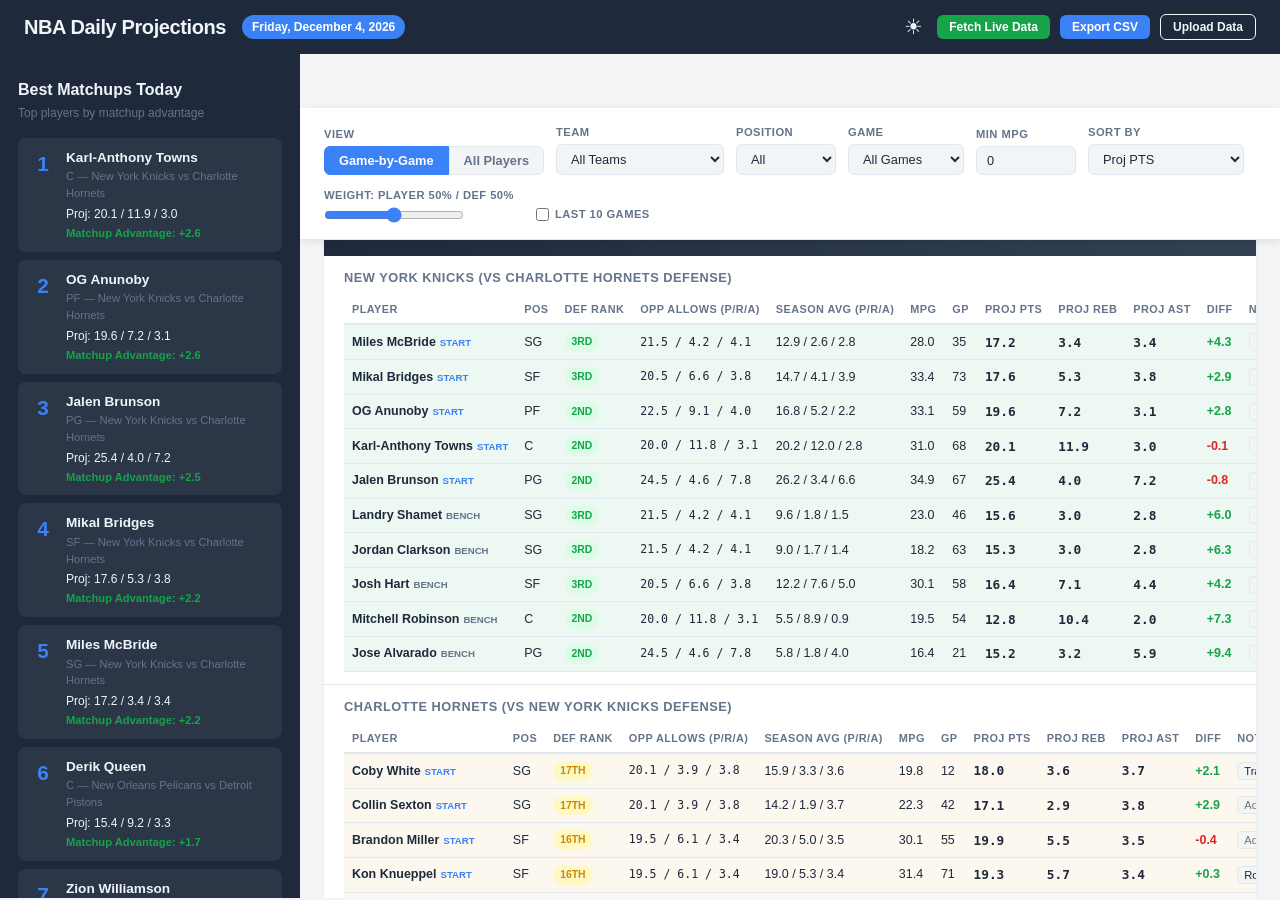
<file: index.html>
<!DOCTYPE html>
<html lang="en" data-theme="light">
<head>
  <meta charset="UTF-8">
  <meta name="viewport" content="width=device-width, initial-scale=1.0">
  <title>NBA Daily Projections</title>
  <link rel="stylesheet" href="style.css">
</head>
<body>
  <!-- ====== TOP NAV ====== -->
  <header class="top-bar">
    <div class="top-bar-left">
      <h1 class="logo">NBA Daily Projections</h1>
      <span class="date-badge" id="todayDate"></span>
    </div>
    <div class="top-bar-right">
      <button id="darkToggle" class="icon-btn" title="Toggle dark mode">
        <span class="sun-icon">&#9728;</span>
        <span class="moon-icon">&#9790;</span>
      </button>
      <button id="fetchApiBtn" class="btn btn-sm btn-green">Fetch Live Data</button>
      <button id="exportBtn" class="btn btn-sm">Export CSV</button>
      <button id="uploadBtn" class="btn btn-sm btn-outline">Upload Data</button>
      <input type="file" id="fileInput" accept=".json,.csv" hidden>
    </div>
  </header>

  <div class="layout">
    <!-- ====== SIDEBAR — Best Matchups ====== -->
    <aside class="sidebar" id="sidebar">
      <h2 class="sidebar-title">Best Matchups Today</h2>
      <p class="sidebar-subtitle">Top players by matchup advantage</p>
      <div id="topPicks" class="top-picks-list"></div>
    </aside>

    <!-- ====== MAIN CONTENT ====== -->
    <main class="main">
      <!-- ---- Controls ---- -->
      <section class="controls-bar">
        <div class="control-group">
          <label>View</label>
          <div class="tab-group">
            <button class="tab active" data-view="games">Game-by-Game</button>
            <button class="tab" data-view="all">All Players</button>
          </div>
        </div>

        <div class="control-group">
          <label for="filterTeam">Team</label>
          <select id="filterTeam"><option value="">All Teams</option></select>
        </div>

        <div class="control-group">
          <label for="filterPos">Position</label>
          <select id="filterPos">
            <option value="">All</option>
            <option value="PG">PG</option>
            <option value="SG">SG</option>
            <option value="SF">SF</option>
            <option value="PF">PF</option>
            <option value="C">C</option>
          </select>
        </div>

        <div class="control-group">
          <label for="filterGame">Game</label>
          <select id="filterGame"><option value="">All Games</option></select>
        </div>

        <div class="control-group">
          <label for="minMinutes">Min MPG</label>
          <input type="number" id="minMinutes" value="0" min="0" max="48" step="1">
        </div>

        <div class="control-group">
          <label for="sortBy">Sort By</label>
          <select id="sortBy">
            <option value="projPts">Proj PTS</option>
            <option value="projReb">Proj REB</option>
            <option value="projAst">Proj AST</option>
            <option value="diff">Matchup Advantage</option>
            <option value="pts">Season PTS</option>
          </select>
        </div>

        <div class="control-group weight-slider-group">
          <label for="weightSlider">Weight: Player <span id="weightLabel">50</span>% / Def <span id="weightLabelDef">50</span>%</label>
          <input type="range" id="weightSlider" min="0" max="100" value="50" step="5">
        </div>

        <div class="control-group">
          <label class="checkbox-label">
            <input type="checkbox" id="useL10"> Last 10 Games
          </label>
        </div>
      </section>

      <!-- ---- Game-by-Game View ---- -->
      <div id="gamesView"></div>

      <!-- ---- All Players Table View ---- -->
      <div id="allView" class="hidden"></div>
    </main>
  </div>

  <!-- ====== API Settings Modal ====== -->
  <div class="modal-backdrop hidden" id="apiModalBackdrop">
    <div class="modal">
      <h3>Fetch Live NBA Data</h3>
      <p>Enter your free <a href="https://app.balldontlie.io" target="_blank" rel="noopener">BallDontLie API</a> key to pull today's real games and rosters.</p>
      <div class="api-tier-note">
        <strong>Free tier</strong> fetches: today's schedule + team rosters.<br>
        <strong>Player stats &amp; defense data</strong> use built-in sample data (upload your own via the Upload button for real stats).<br>
        <span class="api-tier-dim">Paid tiers ($10-$40/mo) unlock live season averages &amp; game stats.</span>
      </div>
      <div class="api-form">
        <label for="apiKeyInput" class="api-label">API Key</label>
        <input type="text" id="apiKeyInput" class="api-input" placeholder="Paste your API key here..." />
        <p class="api-hint">Free signup at <a href="https://app.balldontlie.io" target="_blank" rel="noopener">app.balldontlie.io</a> &mdash; no credit card required.</p>
        <div id="apiStatus" class="api-status hidden"></div>
        <div class="api-options">
          <label for="apiDate" class="api-label">Date (optional)</label>
          <input type="date" id="apiDate" class="api-input" />
          <p class="api-hint">Leave blank for today's games.</p>
        </div>
        <p class="api-hint" style="margin-top:8px;color:var(--yellow);">Note: Free tier allows 5 requests/min. Fetching may take 1-2 minutes due to pacing.</p>
      </div>
      <div class="modal-actions">
        <button class="btn btn-sm btn-outline" id="apiModalClose">Cancel</button>
        <button class="btn btn-sm btn-green" id="apiFetchGo">Fetch Data</button>
      </div>
    </div>
  </div>

  <!-- ====== Upload Modal ====== -->
  <div class="modal-backdrop hidden" id="modalBackdrop">
    <div class="modal">
      <h3>Upload Data</h3>
      <p>Upload a JSON file with <code>games</code>, <code>players</code>, and/or <code>defense</code> keys to override the built-in sample data.</p>
      <div class="upload-zone" id="dropZone">
        <p>Drag &amp; drop a .json file here or click to browse</p>
      </div>
      <div class="modal-actions">
        <button class="btn btn-sm btn-outline" id="modalClose">Cancel</button>
      </div>
    </div>
  </div>

  <script src="data.js?v=5"></script>
  <script src="api.js?v=5"></script>
  <script src="app.js?v=5"></script>
</body>
</html>
</file>
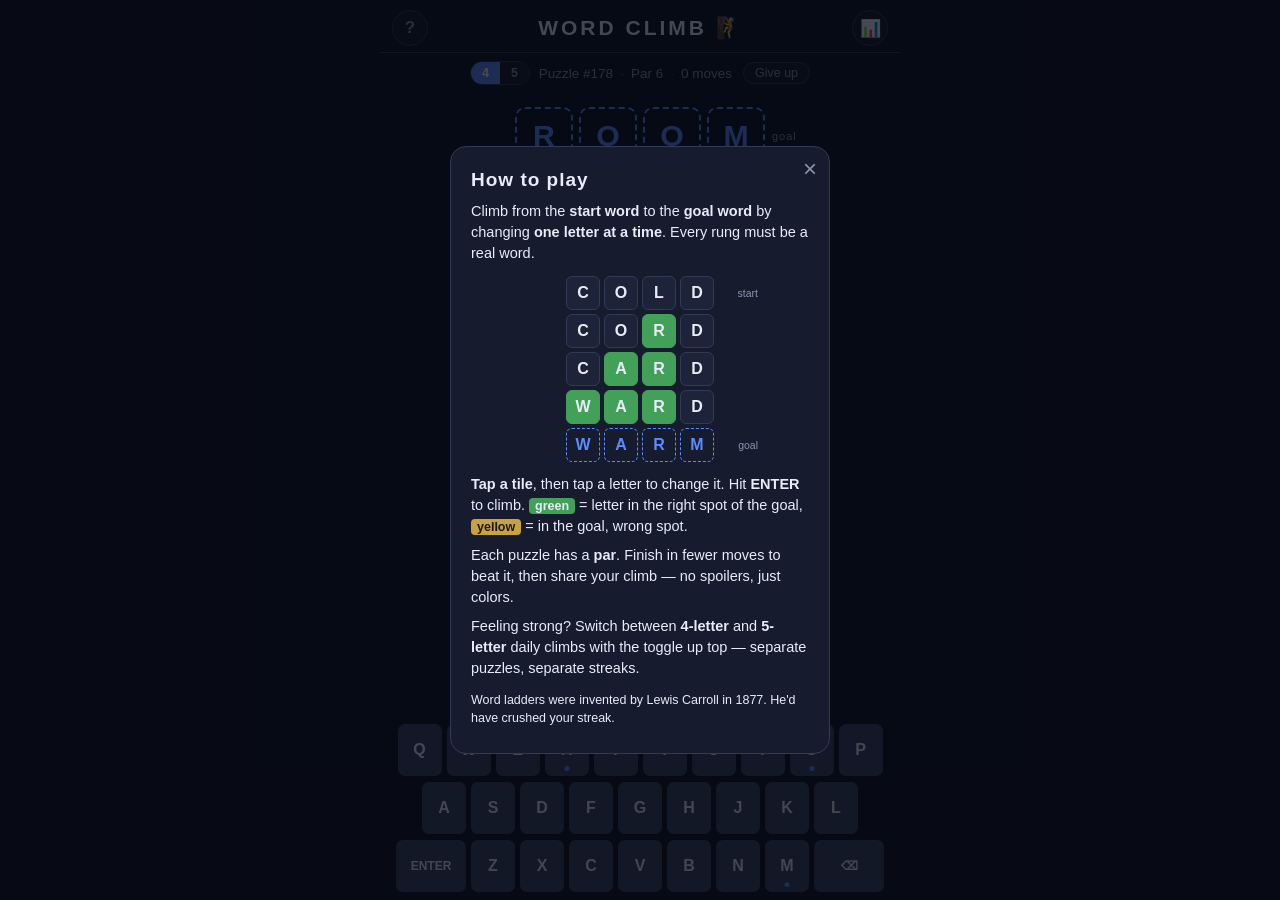
<file: word-climb/index.html>
<!DOCTYPE html>
<html lang="en">
<head>
  <meta charset="UTF-8">
  <meta name="viewport" content="width=device-width, initial-scale=1.0, maximum-scale=1.0, user-scalable=no, viewport-fit=cover">
  <meta name="theme-color" content="#0e1220">
  <meta name="apple-mobile-web-app-capable" content="yes">
  <meta name="apple-mobile-web-app-status-bar-style" content="black-translucent">
  <meta name="description" content="Word Climb — the daily word ladder. Change one letter at a time to climb from the start word to the goal. Beat par, share your chain.">
  <title>Word Climb 🧗</title>
  <link rel="icon" href="data:image/svg+xml,<svg xmlns='http://www.w3.org/2000/svg' viewBox='0 0 100 100'><text y='.9em' font-size='90'>🧗</text></svg>">
  <link rel="manifest" href="manifest.webmanifest">
  <link rel="stylesheet" href="style.css">
</head>
<body>
  <div id="app">
    <header>
      <button class="icon-btn" id="btn-help" aria-label="How to play">?</button>
      <h1>WORD&nbsp;CLIMB&nbsp;<span class="climber">🧗</span></h1>
      <button class="icon-btn" id="btn-stats" aria-label="Statistics">📊</button>
    </header>

    <div id="subheader">
      <div id="len-toggle" aria-label="Word length">
        <button data-len="4">4</button>
        <button data-len="5">5</button>
      </div>
      <span id="puzzle-label">Puzzle #1</span>
      <span class="dot">·</span>
      <span id="par-label">Par 5</span>
      <span class="dot">·</span>
      <span id="moves-label">0 moves</span>
      <button id="btn-results" class="pill hidden">Results</button>
      <button id="btn-giveup" class="pill subtle">Give up</button>
    </div>

    <main id="ladder" aria-live="polite"></main>

    <div id="toast" class="hidden"></div>

    <div id="keyboard"></div>
  </div>

  <!-- How to play -->
  <div class="modal-backdrop hidden" id="modal-help">
    <div class="modal">
      <button class="modal-close" data-close>×</button>
      <h2>How to play</h2>
      <p>Climb from the <b>start word</b> to the <b>goal word</b> by changing
        <b>one letter at a time</b>. Every rung must be a real word.</p>
      <div class="example">
        <div class="ex-row"><span class="ex t">W</span><span class="ex t">A</span><span class="ex t">R</span><span class="ex t">M</span><span class="ex-tag">goal</span></div>
        <div class="ex-row"><span class="ex g">W</span><span class="ex g">A</span><span class="ex g">R</span><span class="ex n">D</span></div>
        <div class="ex-row"><span class="ex n">C</span><span class="ex g">A</span><span class="ex g">R</span><span class="ex n">D</span></div>
        <div class="ex-row"><span class="ex n">C</span><span class="ex n">O</span><span class="ex g">R</span><span class="ex n">D</span></div>
        <div class="ex-row"><span class="ex n">C</span><span class="ex n">O</span><span class="ex n">L</span><span class="ex n">D</span><span class="ex-tag">start</span></div>
      </div>
      <p><b>Tap a tile</b>, then tap a letter to change it. Hit <b>ENTER</b> to climb.
        <span class="kg">green</span> = letter in the right spot of the goal,
        <span class="ky">yellow</span> = in the goal, wrong spot.</p>
      <p>Each puzzle has a <b>par</b>. Finish in fewer moves to beat it, then share
        your climb — no spoilers, just colors.</p>
      <p>Feeling strong? Switch between <b>4-letter</b> and <b>5-letter</b> daily
        climbs with the toggle up top — separate puzzles, separate streaks.</p>
      <p class="fineprint">Word ladders were invented by Lewis Carroll in 1877.
        He'd have crushed your streak.</p>
    </div>
  </div>

  <!-- Stats -->
  <div class="modal-backdrop hidden" id="modal-stats">
    <div class="modal">
      <button class="modal-close" data-close>×</button>
      <h2 id="stats-title">Statistics</h2>
      <div class="stats-grid">
        <div><b id="st-played">0</b><span>Played</span></div>
        <div><b id="st-solved">0%</b><span>Solved</span></div>
        <div><b id="st-streak">0</b><span>Streak</span></div>
        <div><b id="st-max">0</b><span>Max streak</span></div>
      </div>
      <h3>vs. par</h3>
      <div class="par-bars" id="par-bars"></div>
      <div class="modal-actions">
        <button class="btn secondary" id="btn-practice-stats">🎲 Practice climb</button>
      </div>
    </div>
  </div>

  <!-- Results -->
  <div class="modal-backdrop hidden" id="modal-result">
    <div class="modal">
      <button class="modal-close" data-close>×</button>
      <h2 id="result-title">You made it!</h2>
      <p id="result-sub"></p>
      <pre id="result-grid"></pre>
      <div class="modal-actions">
        <button class="btn primary" id="btn-share">Share 📤</button>
        <button class="btn secondary" id="btn-practice">🎲 Practice</button>
      </div>
      <p id="countdown" class="fineprint"></p>
    </div>
  </div>

  <script src="data4.js"></script>
  <script src="data5.js"></script>
  <script src="game.js"></script>
</body>
</html>
</file>
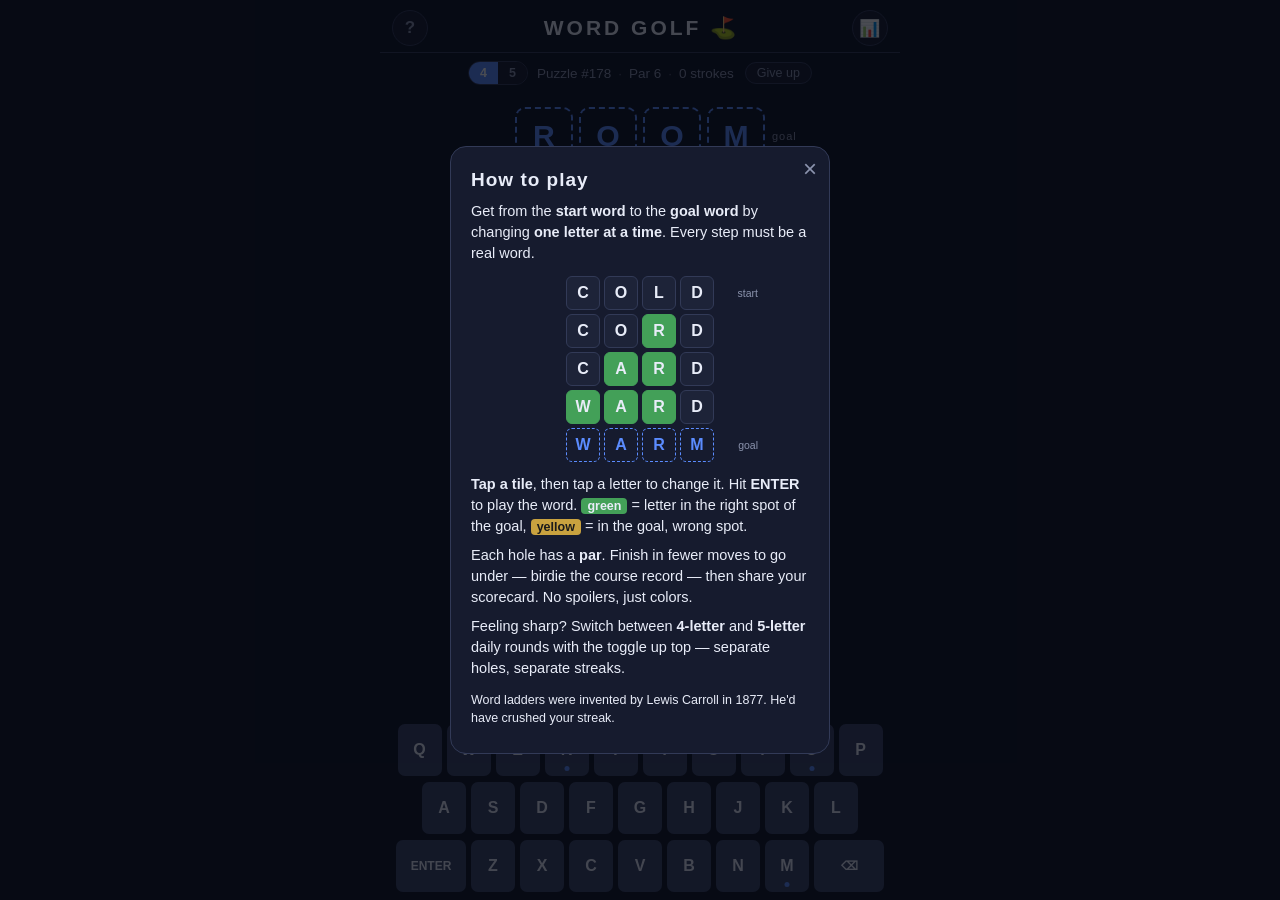
<file: word-golf/index.html>
<!DOCTYPE html>
<html lang="en">
<head>
  <meta charset="UTF-8">
  <meta name="viewport" content="width=device-width, initial-scale=1.0, maximum-scale=1.0, user-scalable=no, viewport-fit=cover">
  <meta name="theme-color" content="#0e1220">
  <meta name="apple-mobile-web-app-capable" content="yes">
  <meta name="apple-mobile-web-app-status-bar-style" content="black-translucent">
  <meta name="description" content="Word Golf — the daily word ladder. Change one letter at a time to get from the start word to the goal. Beat par, share your scorecard.">
  <title>Word Golf ⛳</title>
  <link rel="icon" href="data:image/svg+xml,<svg xmlns='http://www.w3.org/2000/svg' viewBox='0 0 100 100'><text y='.9em' font-size='90'>⛳</text></svg>">
  <link rel="manifest" href="manifest.webmanifest">
  <link rel="stylesheet" href="style.css">
</head>
<body>
  <div id="app">
    <header>
      <button class="icon-btn" id="btn-help" aria-label="How to play">?</button>
      <h1>WORD&nbsp;GOLF&nbsp;<span class="flag">⛳</span></h1>
      <button class="icon-btn" id="btn-stats" aria-label="Statistics">📊</button>
    </header>

    <div id="subheader">
      <div id="len-toggle" aria-label="Word length">
        <button data-len="4">4</button>
        <button data-len="5">5</button>
      </div>
      <span id="puzzle-label">Puzzle #1</span>
      <span class="dot">·</span>
      <span id="par-label">Par 5</span>
      <span class="dot">·</span>
      <span id="moves-label">0 strokes</span>
      <button id="btn-results" class="pill hidden">Results</button>
      <button id="btn-giveup" class="pill subtle">Give up</button>
    </div>

    <main id="ladder" aria-live="polite"></main>

    <div id="toast" class="hidden"></div>

    <div id="keyboard"></div>
  </div>

  <!-- How to play -->
  <div class="modal-backdrop hidden" id="modal-help">
    <div class="modal">
      <button class="modal-close" data-close>×</button>
      <h2>How to play</h2>
      <p>Get from the <b>start word</b> to the <b>goal word</b> by changing
        <b>one letter at a time</b>. Every step must be a real word.</p>
      <div class="example">
        <div class="ex-row"><span class="ex t">W</span><span class="ex t">A</span><span class="ex t">R</span><span class="ex t">M</span><span class="ex-tag">goal</span></div>
        <div class="ex-row"><span class="ex g">W</span><span class="ex g">A</span><span class="ex g">R</span><span class="ex n">D</span></div>
        <div class="ex-row"><span class="ex n">C</span><span class="ex g">A</span><span class="ex g">R</span><span class="ex n">D</span></div>
        <div class="ex-row"><span class="ex n">C</span><span class="ex n">O</span><span class="ex g">R</span><span class="ex n">D</span></div>
        <div class="ex-row"><span class="ex n">C</span><span class="ex n">O</span><span class="ex n">L</span><span class="ex n">D</span><span class="ex-tag">start</span></div>
      </div>
      <p><b>Tap a tile</b>, then tap a letter to change it. Hit <b>ENTER</b> to play the word.
        <span class="kg">green</span> = letter in the right spot of the goal,
        <span class="ky">yellow</span> = in the goal, wrong spot.</p>
      <p>Each hole has a <b>par</b>. Finish in fewer moves to go under — birdie the
        course record — then share your scorecard. No spoilers, just colors.</p>
      <p>Feeling sharp? Switch between <b>4-letter</b> and <b>5-letter</b> daily
        rounds with the toggle up top — separate holes, separate streaks.</p>
      <p class="fineprint">Word ladders were invented by Lewis Carroll in 1877.
        He'd have crushed your streak.</p>
    </div>
  </div>

  <!-- Stats -->
  <div class="modal-backdrop hidden" id="modal-stats">
    <div class="modal">
      <button class="modal-close" data-close>×</button>
      <h2 id="stats-title">Statistics</h2>
      <div class="stats-grid">
        <div><b id="st-played">0</b><span>Played</span></div>
        <div><b id="st-solved">0%</b><span>Solved</span></div>
        <div><b id="st-streak">0</b><span>Streak</span></div>
        <div><b id="st-max">0</b><span>Max streak</span></div>
      </div>
      <h3>vs. par</h3>
      <div class="par-bars" id="par-bars"></div>
      <div class="modal-actions">
        <button class="btn secondary" id="btn-practice-stats">🎲 Practice round</button>
      </div>
    </div>
  </div>

  <!-- Results -->
  <div class="modal-backdrop hidden" id="modal-result">
    <div class="modal">
      <button class="modal-close" data-close>×</button>
      <h2 id="result-title">You made it!</h2>
      <p id="result-sub"></p>
      <pre id="result-grid"></pre>
      <div class="modal-actions">
        <button class="btn primary" id="btn-share">Share 📤</button>
        <button class="btn secondary" id="btn-practice">🎲 Practice</button>
      </div>
      <p id="countdown" class="fineprint"></p>
    </div>
  </div>

  <script src="data4.js"></script>
  <script src="data5.js"></script>
  <script src="game.js"></script>
</body>
</html>
</file>
<file: style.css>
/* ============================================================
   NBA Daily Projections — Styles
   ============================================================ */

/* ---------- CSS Variables (Light + Dark) ---------- */
:root {
  --bg: #f3f4f6;
  --bg-card: #ffffff;
  --bg-sidebar: #1e293b;
  --text: #1e293b;
  --text-muted: #64748b;
  --text-sidebar: #f1f5f9;
  --border: #e2e8f0;
  --accent: #3b82f6;
  --accent-hover: #2563eb;
  --green: #16a34a;
  --green-bg: #dcfce7;
  --green-bg-row: rgba(22,163,74,0.08);
  --red: #dc2626;
  --red-bg: #fee2e2;
  --red-bg-row: rgba(220,38,38,0.08);
  --yellow: #ca8a04;
  --yellow-bg: #fef9c3;
  --yellow-bg-row: rgba(202,138,4,0.06);
  --radius: 10px;
  --shadow: 0 1px 3px rgba(0,0,0,0.08);
  --shadow-lg: 0 4px 12px rgba(0,0,0,0.10);
  --font: 'Segoe UI', -apple-system, BlinkMacSystemFont, sans-serif;
  --mono: 'Cascadia Code', 'Fira Code', monospace;
}

[data-theme="dark"] {
  --bg: #0f172a;
  --bg-card: #1e293b;
  --bg-sidebar: #0f172a;
  --text: #e2e8f0;
  --text-muted: #94a3b8;
  --text-sidebar: #e2e8f0;
  --border: #334155;
  --green-bg: rgba(22,163,74,0.18);
  --green-bg-row: rgba(22,163,74,0.12);
  --red-bg: rgba(220,38,38,0.18);
  --red-bg-row: rgba(220,38,38,0.12);
  --yellow-bg: rgba(202,138,4,0.15);
  --yellow-bg-row: rgba(202,138,4,0.10);
  --shadow: 0 1px 3px rgba(0,0,0,0.3);
  --shadow-lg: 0 4px 12px rgba(0,0,0,0.4);
}

/* ---------- Reset ---------- */
*, *::before, *::after { box-sizing: border-box; margin: 0; padding: 0; }
body {
  font-family: var(--font);
  background: var(--bg);
  color: var(--text);
  line-height: 1.5;
  min-height: 100vh;
}

/* ---------- Top Bar ---------- */
.top-bar {
  display: flex;
  align-items: center;
  justify-content: space-between;
  gap: 12px;
  padding: 12px 24px;
  background: var(--bg-sidebar);
  color: var(--text-sidebar);
  position: sticky;
  top: 0;
  z-index: 100;
  flex-wrap: wrap;
}
.top-bar-left { display: flex; align-items: center; gap: 16px; }
.top-bar-right { display: flex; align-items: center; gap: 10px; flex-wrap: wrap; }
.logo { font-size: 1.25rem; font-weight: 700; letter-spacing: -0.02em; white-space: nowrap; }
.date-badge {
  background: var(--accent);
  color: #fff;
  font-size: 0.75rem;
  font-weight: 600;
  padding: 3px 10px;
  border-radius: 20px;
  white-space: nowrap;
}

/* ---------- Buttons ---------- */
.btn {
  display: inline-flex;
  align-items: center;
  gap: 6px;
  padding: 7px 14px;
  font-size: 0.8rem;
  font-weight: 600;
  border: none;
  border-radius: 6px;
  cursor: pointer;
  background: var(--accent);
  color: #fff;
  transition: background 0.15s;
}
.btn:hover { background: var(--accent-hover); }
.btn-sm { padding: 5px 12px; font-size: 0.75rem; }
.btn-outline { background: transparent; border: 1px solid var(--text-sidebar); color: var(--text-sidebar); }
.btn-green { background: var(--green); }
.btn-green:hover { background: #15803d; }
.btn-green:disabled { opacity: 0.6; cursor: not-allowed; }
.btn-outline:hover { background: rgba(255,255,255,0.1); }

.icon-btn {
  background: none;
  border: none;
  cursor: pointer;
  font-size: 1.3rem;
  color: var(--text-sidebar);
  padding: 4px;
  line-height: 1;
}
[data-theme="light"] .moon-icon { display: none; }
[data-theme="dark"] .sun-icon { display: none; }

/* ---------- Layout ---------- */
.layout {
  display: grid;
  grid-template-columns: 300px 1fr;
  min-height: calc(100vh - 56px);
}
@media (max-width: 1024px) {
  .layout { grid-template-columns: 1fr; }
  .sidebar { display: none; }
  .sidebar.open { display: block; position: fixed; inset: 56px 0 0 0; z-index: 90; overflow-y: auto; }
}

/* ---------- Sidebar ---------- */
.sidebar {
  background: var(--bg-sidebar);
  color: var(--text-sidebar);
  padding: 24px 18px;
  overflow-y: auto;
  max-height: calc(100vh - 56px);
  position: sticky;
  top: 56px;
}
.sidebar-title { font-size: 1rem; font-weight: 700; margin-bottom: 2px; }
.sidebar-subtitle { font-size: 0.75rem; color: var(--text-muted); margin-bottom: 16px; }

.top-pick-card {
  background: rgba(255,255,255,0.06);
  border-radius: 8px;
  padding: 10px 12px;
  margin-bottom: 8px;
  display: flex;
  align-items: flex-start;
  gap: 10px;
  transition: background 0.15s;
}
.top-pick-card:hover { background: rgba(255,255,255,0.12); }
.top-pick-rank {
  font-size: 1.3rem;
  font-weight: 800;
  color: var(--accent);
  min-width: 26px;
  text-align: center;
}
.top-pick-info { flex: 1; min-width: 0; }
.top-pick-name { font-weight: 700; font-size: 0.85rem; white-space: nowrap; overflow: hidden; text-overflow: ellipsis; }
.top-pick-meta { font-size: 0.7rem; color: var(--text-muted); }
.top-pick-proj { font-size: 0.75rem; margin-top: 3px; }
.top-pick-diff {
  font-size: 0.7rem;
  font-weight: 700;
  color: var(--green);
  margin-top: 2px;
}

/* ---------- Controls Bar ---------- */
.controls-bar {
  display: flex;
  flex-wrap: wrap;
  gap: 12px;
  padding: 16px 24px;
  background: var(--bg-card);
  border-bottom: 1px solid var(--border);
  position: sticky;
  top: 56px; /* overridden by JS for accuracy */
  z-index: 50;
  align-items: flex-end;
  box-shadow: 0 2px 8px rgba(0,0,0,0.08);
}
.control-group { display: flex; flex-direction: column; gap: 3px; }
.control-group label { font-size: 0.7rem; font-weight: 600; color: var(--text-muted); text-transform: uppercase; letter-spacing: 0.04em; }
.control-group select, .control-group input[type="number"] {
  padding: 6px 10px;
  border: 1px solid var(--border);
  border-radius: 6px;
  font-size: 0.8rem;
  background: var(--bg);
  color: var(--text);
  min-width: 100px;
}
.control-group input[type="range"] { width: 140px; accent-color: var(--accent); }
.checkbox-label { display: flex; align-items: center; gap: 6px; font-size: 0.8rem; cursor: pointer; padding-top: 4px; }
.checkbox-label input { accent-color: var(--accent); }

/* Tabs */
.tab-group { display: flex; gap: 0; }
.tab {
  padding: 6px 14px;
  font-size: 0.8rem;
  font-weight: 600;
  border: 1px solid var(--border);
  background: var(--bg);
  color: var(--text-muted);
  cursor: pointer;
  transition: all 0.15s;
}
.tab:first-child { border-radius: 6px 0 0 6px; }
.tab:last-child { border-radius: 0 6px 6px 0; }
.tab.active { background: var(--accent); color: #fff; border-color: var(--accent); }

.weight-slider-group { min-width: 200px; }

/* ---------- Main ---------- */
.main {
  overflow-y: auto;
  max-height: calc(100vh - 56px);
}

/* ---------- Game Cards ---------- */
.game-card {
  background: var(--bg-card);
  border-radius: var(--radius);
  box-shadow: var(--shadow);
  margin: 16px 24px;
  overflow: hidden;
}
.game-header {
  display: flex;
  align-items: center;
  justify-content: space-between;
  padding: 14px 20px;
  background: linear-gradient(135deg, #1e293b, #334155);
  color: #f1f5f9;
  flex-wrap: wrap;
  gap: 8px;
}
[data-theme="dark"] .game-header { background: linear-gradient(135deg, #0f172a, #1e293b); }
.game-teams { font-size: 1.1rem; font-weight: 700; }
.game-teams .at { font-weight: 400; color: #94a3b8; margin: 0 6px; font-size: 0.85rem; }
.game-meta { font-size: 0.75rem; color: #94a3b8; }

.team-section { padding: 12px 20px; }
.team-section + .team-section { border-top: 1px solid var(--border); }
.team-label {
  font-size: 0.8rem;
  font-weight: 700;
  text-transform: uppercase;
  letter-spacing: 0.04em;
  color: var(--text-muted);
  margin-bottom: 8px;
}

/* ---------- Tables ---------- */
.proj-table {
  width: 100%;
  border-collapse: collapse;
  font-size: 0.78rem;
}
.proj-table th {
  text-align: left;
  padding: 6px 8px;
  font-size: 0.68rem;
  font-weight: 700;
  text-transform: uppercase;
  letter-spacing: 0.04em;
  color: var(--text-muted);
  border-bottom: 2px solid var(--border);
  white-space: nowrap;
  position: sticky;
  top: 0;
  background: var(--bg-card);
}
.proj-table td {
  padding: 7px 8px;
  border-bottom: 1px solid var(--border);
  white-space: nowrap;
}
.proj-table tbody tr:hover { background: rgba(59,130,246,0.06); }

/* Matchup colour classes */
.matchup-good { background: var(--green-bg-row); }
.matchup-bad  { background: var(--red-bg-row); }
.matchup-avg  { background: var(--yellow-bg-row); }

.badge {
  display: inline-block;
  font-size: 0.65rem;
  font-weight: 700;
  padding: 2px 7px;
  border-radius: 10px;
  text-transform: uppercase;
}
.badge-green { background: var(--green-bg); color: var(--green); }
.badge-red   { background: var(--red-bg);   color: var(--red); }
.badge-yellow { background: var(--yellow-bg); color: var(--yellow); }

.starter-badge {
  font-size: 0.6rem;
  font-weight: 700;
  color: var(--accent);
  margin-left: 4px;
}
.bench-badge {
  font-size: 0.6rem;
  font-weight: 600;
  color: var(--text-muted);
  margin-left: 4px;
}

.proj-value { font-weight: 700; font-family: var(--mono); font-size: 0.8rem; }
.diff-positive { color: var(--green); font-weight: 700; }
.diff-negative { color: var(--red); font-weight: 700; }

.notes-cell {
  max-width: 140px;
  overflow: hidden;
  text-overflow: ellipsis;
  font-size: 0.7rem;
  color: var(--text-muted);
  font-style: italic;
}
.notes-input {
  width: 120px;
  padding: 2px 6px;
  font-size: 0.7rem;
  border: 1px solid var(--border);
  border-radius: 4px;
  background: var(--bg);
  color: var(--text);
}

.rank-cell { font-family: var(--mono); font-size: 0.72rem; }

/* ---------- All Players Table ---------- */
#allView {
  padding: 16px 24px;
}
#allView .proj-table th { cursor: pointer; user-select: none; }
#allView .proj-table th:hover { color: var(--accent); }

/* ---------- Modal ---------- */
.modal-backdrop {
  position: fixed;
  inset: 0;
  background: rgba(0,0,0,0.5);
  display: flex;
  align-items: center;
  justify-content: center;
  z-index: 200;
}
.modal {
  background: var(--bg-card);
  border-radius: var(--radius);
  padding: 28px;
  max-width: 440px;
  width: 90%;
  box-shadow: var(--shadow-lg);
}
.modal h3 { margin-bottom: 8px; }
.modal p { font-size: 0.85rem; color: var(--text-muted); margin-bottom: 16px; }
.upload-zone {
  border: 2px dashed var(--border);
  border-radius: 8px;
  padding: 32px 16px;
  text-align: center;
  cursor: pointer;
  font-size: 0.85rem;
  color: var(--text-muted);
  transition: border-color 0.15s;
}
.upload-zone:hover, .upload-zone.dragover { border-color: var(--accent); color: var(--accent); }
.modal-actions { margin-top: 16px; display: flex; justify-content: flex-end; gap: 8px; }

/* ---------- API Modal ---------- */
.api-form { margin-bottom: 8px; }
.api-label { display: block; font-size: 0.75rem; font-weight: 600; color: var(--text-muted); text-transform: uppercase; margin-bottom: 4px; }
.api-input {
  width: 100%;
  padding: 8px 12px;
  border: 1px solid var(--border);
  border-radius: 6px;
  font-size: 0.85rem;
  background: var(--bg);
  color: var(--text);
  margin-bottom: 6px;
}
.api-input:focus { outline: 2px solid var(--accent); border-color: transparent; }
.api-hint { font-size: 0.72rem; color: var(--text-muted); margin-bottom: 12px; }
.api-hint a { color: var(--accent); }
.api-tier-note { background: var(--bg); border-left: 3px solid var(--accent); padding: 10px 14px; margin-bottom: 14px; font-size: 0.8rem; line-height: 1.5; border-radius: 4px; }
.api-tier-dim { color: var(--text-muted); font-size: 0.72rem; }
.api-options { margin-top: 8px; }
.api-status {
  padding: 8px 12px;
  border-radius: 6px;
  font-size: 0.8rem;
  margin: 10px 0;
  font-weight: 500;
}
.api-status-loading { background: var(--yellow-bg); color: var(--yellow); }
.api-status-ok { background: var(--green-bg); color: var(--green); }
.api-status-err { background: var(--red-bg); color: var(--red); }

.hidden { display: none !important; }

/* ---------- Responsive ---------- */
@media (max-width: 768px) {
  .top-bar { padding: 10px 14px; }
  .controls-bar { padding: 12px 14px; }
  .game-card { margin: 10px 12px; }
  .team-section { padding: 10px 12px; overflow-x: auto; }
  .proj-table { min-width: 700px; }
  #allView { padding: 12px; overflow-x: auto; }
  .weight-slider-group { min-width: 160px; }
}

@media (max-width: 480px) {
  .logo { font-size: 1rem; }
  .game-teams { font-size: 0.95rem; }
  .controls-bar { gap: 8px; }
}

/* ---------- Scrollbar styling ---------- */
::-webkit-scrollbar { width: 8px; height: 8px; }
::-webkit-scrollbar-track { background: transparent; }
::-webkit-scrollbar-thumb { background: var(--border); border-radius: 4px; }
::-webkit-scrollbar-thumb:hover { background: var(--text-muted); }
</file>
<file: word-climb/style.css>
:root {
  --bg: #0e1220;
  --bg2: #161b2e;
  --tile: #1d2338;
  --tile-border: #323a57;
  --text: #e8ecf8;
  --muted: #8b93ad;
  --green: #43a058;
  --yellow: #c9a23f;
  --accent: #5b8cff;
  --red: #d05858;
  --radius: 10px;
  --tile-size: min(13.5vw, 58px);
  --key-h: 52px;
}

* { box-sizing: border-box; margin: 0; padding: 0; -webkit-tap-highlight-color: transparent; }

html, body { height: 100%; }

body {
  background: var(--bg);
  color: var(--text);
  font-family: -apple-system, BlinkMacSystemFont, "Segoe UI", Roboto, Helvetica, Arial, sans-serif;
  overscroll-behavior: none;
  user-select: none;
  -webkit-user-select: none;
}

#app {
  height: 100dvh;
  max-width: 520px;
  margin: 0 auto;
  display: flex;
  flex-direction: column;
  padding: env(safe-area-inset-top) env(safe-area-inset-right) 0 env(safe-area-inset-left);
}

/* ---------- header ---------- */
header {
  display: flex;
  align-items: center;
  justify-content: space-between;
  padding: 10px 12px 6px;
  border-bottom: 1px solid var(--tile-border);
}

h1 {
  font-size: 21px;
  letter-spacing: 3px;
  font-weight: 800;
}

.climber { letter-spacing: 0; }

.icon-btn {
  width: 36px;
  height: 36px;
  border-radius: 50%;
  border: 1px solid var(--tile-border);
  background: var(--bg2);
  color: var(--muted);
  font-size: 17px;
  font-weight: 700;
  cursor: pointer;
}

#subheader {
  display: flex;
  align-items: center;
  justify-content: center;
  flex-wrap: wrap;
  gap: 7px;
  padding: 8px 12px;
  font-size: 13.5px;
  color: var(--muted);
}

#subheader .dot { opacity: 0.5; }

#len-toggle {
  display: flex;
  border: 1px solid var(--tile-border);
  border-radius: 999px;
  overflow: hidden;
  margin-right: 2px;
}

#len-toggle button {
  background: var(--bg2);
  color: var(--muted);
  border: none;
  padding: 4px 11px;
  font-size: 12.5px;
  font-weight: 800;
  cursor: pointer;
}

#len-toggle button.on { background: var(--accent); color: #fff; }

.pill {
  border: 1px solid var(--tile-border);
  background: var(--bg2);
  color: var(--text);
  border-radius: 999px;
  padding: 3px 11px;
  font-size: 12.5px;
  cursor: pointer;
  margin-left: 4px;
}

.pill.subtle { color: var(--muted); }

/* ---------- ladder ---------- */
#ladder {
  flex: 1;
  overflow-y: auto;
  display: flex;
  flex-direction: column;
  align-items: center;
  gap: 7px;
  padding: 14px 10px 18px;
}

.row {
  display: flex;
  gap: 6px;
  position: relative;
}

.row.shake { animation: shake 0.4s; }

@keyframes shake {
  10%, 50%, 90% { transform: translateX(-5px); }
  30%, 70% { transform: translateX(5px); }
}

.tile {
  width: var(--tile-size);
  height: var(--tile-size);
  display: flex;
  align-items: center;
  justify-content: center;
  font-size: calc(var(--tile-size) * 0.52);
  font-weight: 800;
  text-transform: uppercase;
  border-radius: var(--radius);
  background: var(--tile);
  border: 2px solid var(--tile-border);
  transition: background 0.15s, border-color 0.15s, transform 0.1s;
}

/* Five tiles per row need slightly smaller tiles to fit small phones. */
body.len5 { --tile-size: min(11vw, 52px); }

.tile.correct { background: var(--green); border-color: var(--green); }
.tile.present { background: var(--yellow); border-color: var(--yellow); color: #1b1b1b; }
.tile.goal {
  background: transparent;
  border-style: dashed;
  border-color: var(--accent);
  color: var(--accent);
}
.tile.goal.reached { background: var(--green); border-color: var(--green); border-style: solid; color: var(--text); }

.row.input .tile { cursor: pointer; border-color: #4a557e; }
.row.input .tile.sel {
  border-color: var(--accent);
  box-shadow: 0 0 0 2px rgba(91, 140, 255, 0.35);
  transform: scale(1.06);
}
.row.input .tile.edited { background: #2a3354; }

.row-tag {
  position: absolute;
  right: calc(-1 * var(--tile-size) * 0.05 - 44px);
  top: 50%;
  transform: translateY(-50%);
  font-size: 11px;
  color: var(--muted);
  letter-spacing: 1px;
  width: 40px;
}

.gap-line {
  color: var(--muted);
  font-size: 13px;
  letter-spacing: 4px;
  opacity: 0.55;
  line-height: 1;
}

.row.pop .tile { animation: pop 0.22s; }
@keyframes pop {
  40% { transform: scale(1.12); }
}

/* ---------- keyboard ---------- */
#keyboard {
  padding: 6px 4px calc(8px + env(safe-area-inset-bottom));
  display: flex;
  flex-direction: column;
  gap: 6px;
  background: var(--bg);
}

.kb-row {
  display: flex;
  justify-content: center;
  gap: 5px;
}

.key {
  flex: 1;
  max-width: 44px;
  height: var(--key-h);
  border: none;
  border-radius: 7px;
  background: #3a4366;
  color: var(--text);
  font-size: 16px;
  font-weight: 700;
  text-transform: uppercase;
  cursor: pointer;
  position: relative;
  touch-action: manipulation;
}

.key:active { background: #4d5984; }

.key.wide { max-width: 70px; flex: 1.6; font-size: 12px; }

.key.in-goal::after {
  content: "";
  position: absolute;
  bottom: 5px;
  left: 50%;
  transform: translateX(-50%);
  width: 5px;
  height: 5px;
  border-radius: 50%;
  background: var(--accent);
}

/* ---------- toast ---------- */
#toast {
  position: fixed;
  left: 50%;
  top: 18%;
  transform: translateX(-50%);
  background: var(--text);
  color: var(--bg);
  font-weight: 700;
  font-size: 14px;
  padding: 10px 18px;
  border-radius: 8px;
  z-index: 50;
  pointer-events: none;
  transition: opacity 0.25s;
}

/* ---------- modals ---------- */
.modal-backdrop {
  position: fixed;
  inset: 0;
  background: rgba(5, 8, 16, 0.72);
  display: flex;
  align-items: center;
  justify-content: center;
  z-index: 100;
  padding: 18px;
}

.modal {
  background: var(--bg2);
  border: 1px solid var(--tile-border);
  border-radius: 16px;
  padding: 22px 20px 18px;
  max-width: 380px;
  width: 100%;
  max-height: 86dvh;
  overflow-y: auto;
  position: relative;
  animation: rise 0.18s ease-out;
}

@keyframes rise {
  from { transform: translateY(14px); opacity: 0; }
}

.modal h2 { font-size: 19px; margin-bottom: 10px; letter-spacing: 1px; }
.modal h3 { font-size: 13px; margin: 14px 0 6px; color: var(--muted); text-transform: uppercase; letter-spacing: 1px; }
.modal p { font-size: 14.5px; line-height: 1.45; margin: 8px 0; color: var(--text); }

.modal-close {
  position: absolute;
  top: 10px;
  right: 12px;
  background: none;
  border: none;
  color: var(--muted);
  font-size: 24px;
  cursor: pointer;
  line-height: 1;
}

.fineprint { color: var(--muted); font-size: 12.5px !important; margin-top: 12px !important; }

.kg, .ky {
  padding: 1px 6px;
  border-radius: 4px;
  font-weight: 700;
  font-size: 12.5px;
}
.kg { background: var(--green); }
.ky { background: var(--yellow); color: #1b1b1b; }

/* help example ladder */
.example {
  display: flex;
  flex-direction: column-reverse;
  gap: 4px;
  align-items: center;
  margin: 12px 0;
}
.ex-row { display: flex; gap: 4px; position: relative; }
.ex {
  width: 34px;
  height: 34px;
  display: flex;
  align-items: center;
  justify-content: center;
  border-radius: 6px;
  font-weight: 800;
  font-size: 16px;
  background: var(--tile);
  border: 1.5px solid var(--tile-border);
}
.ex.g { background: var(--green); border-color: var(--green); }
.ex.t { background: transparent; border-style: dashed; border-color: var(--accent); color: var(--accent); }
.ex-tag {
  position: absolute;
  right: -44px;
  top: 50%;
  transform: translateY(-50%);
  font-size: 10.5px;
  color: var(--muted);
}

/* stats */
.stats-grid {
  display: grid;
  grid-template-columns: repeat(4, 1fr);
  gap: 6px;
  text-align: center;
  margin: 14px 0 4px;
}
.stats-grid b { display: block; font-size: 24px; }
.stats-grid span { font-size: 11px; color: var(--muted); }

.par-bars { display: flex; flex-direction: column; gap: 5px; }
.par-bar { display: flex; align-items: center; gap: 8px; font-size: 12.5px; }
.par-bar .lbl { width: 72px; color: var(--muted); text-align: right; }
.par-bar .bar {
  background: var(--accent);
  border-radius: 4px;
  height: 18px;
  min-width: 20px;
  display: flex;
  align-items: center;
  justify-content: flex-end;
  padding-right: 6px;
  font-weight: 700;
  color: #fff;
}
.par-bar.zero .bar { background: var(--tile-border); }

/* results */
#result-grid {
  font-family: inherit;
  font-size: 17px;
  line-height: 1.32;
  text-align: center;
  margin: 12px 0;
  letter-spacing: 1px;
}

#result-title { text-align: center; font-size: 22px; }
#result-sub { text-align: center; color: var(--muted); }

.modal-actions { display: flex; gap: 8px; justify-content: center; margin-top: 8px; }

.btn {
  border: none;
  border-radius: 999px;
  padding: 11px 22px;
  font-size: 15px;
  font-weight: 800;
  cursor: pointer;
}
.btn.primary { background: var(--green); color: #fff; }
.btn.secondary { background: var(--tile); color: var(--text); border: 1px solid var(--tile-border); }

.hidden { display: none !important; }
</file>
<file: word-golf/style.css>
:root {
  --bg: #0e1220;
  --bg2: #161b2e;
  --tile: #1d2338;
  --tile-border: #323a57;
  --text: #e8ecf8;
  --muted: #8b93ad;
  --green: #43a058;
  --yellow: #c9a23f;
  --accent: #5b8cff;
  --red: #d05858;
  --radius: 10px;
  --tile-size: min(13.5vw, 58px);
  --key-h: 52px;
}

* { box-sizing: border-box; margin: 0; padding: 0; -webkit-tap-highlight-color: transparent; }

html, body { height: 100%; }

body {
  background: var(--bg);
  color: var(--text);
  font-family: -apple-system, BlinkMacSystemFont, "Segoe UI", Roboto, Helvetica, Arial, sans-serif;
  overscroll-behavior: none;
  user-select: none;
  -webkit-user-select: none;
}

#app {
  height: 100dvh;
  max-width: 520px;
  margin: 0 auto;
  display: flex;
  flex-direction: column;
  padding: env(safe-area-inset-top) env(safe-area-inset-right) 0 env(safe-area-inset-left);
}

/* ---------- header ---------- */
header {
  display: flex;
  align-items: center;
  justify-content: space-between;
  padding: 10px 12px 6px;
  border-bottom: 1px solid var(--tile-border);
}

h1 {
  font-size: 21px;
  letter-spacing: 3px;
  font-weight: 800;
}

.flag { letter-spacing: 0; }

.icon-btn {
  width: 36px;
  height: 36px;
  border-radius: 50%;
  border: 1px solid var(--tile-border);
  background: var(--bg2);
  color: var(--muted);
  font-size: 17px;
  font-weight: 700;
  cursor: pointer;
}

#subheader {
  display: flex;
  align-items: center;
  justify-content: center;
  flex-wrap: wrap;
  gap: 7px;
  padding: 8px 12px;
  font-size: 13.5px;
  color: var(--muted);
}

#subheader .dot { opacity: 0.5; }

#len-toggle {
  display: flex;
  border: 1px solid var(--tile-border);
  border-radius: 999px;
  overflow: hidden;
  margin-right: 2px;
}

#len-toggle button {
  background: var(--bg2);
  color: var(--muted);
  border: none;
  padding: 4px 11px;
  font-size: 12.5px;
  font-weight: 800;
  cursor: pointer;
}

#len-toggle button.on { background: var(--accent); color: #fff; }

.pill {
  border: 1px solid var(--tile-border);
  background: var(--bg2);
  color: var(--text);
  border-radius: 999px;
  padding: 3px 11px;
  font-size: 12.5px;
  cursor: pointer;
  margin-left: 4px;
}

.pill.subtle { color: var(--muted); }

/* ---------- ladder ---------- */
#ladder {
  flex: 1;
  overflow-y: auto;
  display: flex;
  flex-direction: column;
  align-items: center;
  gap: 7px;
  padding: 14px 10px 18px;
}

.row {
  display: flex;
  gap: 6px;
  position: relative;
}

.row.shake { animation: shake 0.4s; }

@keyframes shake {
  10%, 50%, 90% { transform: translateX(-5px); }
  30%, 70% { transform: translateX(5px); }
}

.tile {
  width: var(--tile-size);
  height: var(--tile-size);
  display: flex;
  align-items: center;
  justify-content: center;
  font-size: calc(var(--tile-size) * 0.52);
  font-weight: 800;
  text-transform: uppercase;
  border-radius: var(--radius);
  background: var(--tile);
  border: 2px solid var(--tile-border);
  transition: background 0.15s, border-color 0.15s, transform 0.1s;
}

/* Five tiles per row need slightly smaller tiles to fit small phones. */
body.len5 { --tile-size: min(11vw, 52px); }

.tile.correct { background: var(--green); border-color: var(--green); }
.tile.present { background: var(--yellow); border-color: var(--yellow); color: #1b1b1b; }
.tile.goal {
  background: transparent;
  border-style: dashed;
  border-color: var(--accent);
  color: var(--accent);
}
.tile.goal.reached { background: var(--green); border-color: var(--green); border-style: solid; color: var(--text); }

.row.input .tile { cursor: pointer; border-color: #4a557e; }
.row.input .tile.sel {
  border-color: var(--accent);
  box-shadow: 0 0 0 2px rgba(91, 140, 255, 0.35);
  transform: scale(1.06);
}
.row.input .tile.edited { background: #2a3354; }

.row-tag {
  position: absolute;
  right: calc(-1 * var(--tile-size) * 0.05 - 44px);
  top: 50%;
  transform: translateY(-50%);
  font-size: 11px;
  color: var(--muted);
  letter-spacing: 1px;
  width: 40px;
}

.gap-line {
  color: var(--muted);
  font-size: 13px;
  letter-spacing: 4px;
  opacity: 0.55;
  line-height: 1;
}

.row.pop .tile { animation: pop 0.22s; }
@keyframes pop {
  40% { transform: scale(1.12); }
}

/* ---------- keyboard ---------- */
#keyboard {
  padding: 6px 4px calc(8px + env(safe-area-inset-bottom));
  display: flex;
  flex-direction: column;
  gap: 6px;
  background: var(--bg);
}

.kb-row {
  display: flex;
  justify-content: center;
  gap: 5px;
}

.key {
  flex: 1;
  max-width: 44px;
  height: var(--key-h);
  border: none;
  border-radius: 7px;
  background: #3a4366;
  color: var(--text);
  font-size: 16px;
  font-weight: 700;
  text-transform: uppercase;
  cursor: pointer;
  position: relative;
  touch-action: manipulation;
}

.key:active { background: #4d5984; }

.key.wide { max-width: 70px; flex: 1.6; font-size: 12px; }

.key.in-goal::after {
  content: "";
  position: absolute;
  bottom: 5px;
  left: 50%;
  transform: translateX(-50%);
  width: 5px;
  height: 5px;
  border-radius: 50%;
  background: var(--accent);
}

/* ---------- toast ---------- */
#toast {
  position: fixed;
  left: 50%;
  top: 18%;
  transform: translateX(-50%);
  background: var(--text);
  color: var(--bg);
  font-weight: 700;
  font-size: 14px;
  padding: 10px 18px;
  border-radius: 8px;
  z-index: 50;
  pointer-events: none;
  transition: opacity 0.25s;
}

/* ---------- modals ---------- */
.modal-backdrop {
  position: fixed;
  inset: 0;
  background: rgba(5, 8, 16, 0.72);
  display: flex;
  align-items: center;
  justify-content: center;
  z-index: 100;
  padding: 18px;
}

.modal {
  background: var(--bg2);
  border: 1px solid var(--tile-border);
  border-radius: 16px;
  padding: 22px 20px 18px;
  max-width: 380px;
  width: 100%;
  max-height: 86dvh;
  overflow-y: auto;
  position: relative;
  animation: rise 0.18s ease-out;
}

@keyframes rise {
  from { transform: translateY(14px); opacity: 0; }
}

.modal h2 { font-size: 19px; margin-bottom: 10px; letter-spacing: 1px; }
.modal h3 { font-size: 13px; margin: 14px 0 6px; color: var(--muted); text-transform: uppercase; letter-spacing: 1px; }
.modal p { font-size: 14.5px; line-height: 1.45; margin: 8px 0; color: var(--text); }

.modal-close {
  position: absolute;
  top: 10px;
  right: 12px;
  background: none;
  border: none;
  color: var(--muted);
  font-size: 24px;
  cursor: pointer;
  line-height: 1;
}

.fineprint { color: var(--muted); font-size: 12.5px !important; margin-top: 12px !important; }

.kg, .ky {
  padding: 1px 6px;
  border-radius: 4px;
  font-weight: 700;
  font-size: 12.5px;
}
.kg { background: var(--green); }
.ky { background: var(--yellow); color: #1b1b1b; }

/* help example ladder */
.example {
  display: flex;
  flex-direction: column-reverse;
  gap: 4px;
  align-items: center;
  margin: 12px 0;
}
.ex-row { display: flex; gap: 4px; position: relative; }
.ex {
  width: 34px;
  height: 34px;
  display: flex;
  align-items: center;
  justify-content: center;
  border-radius: 6px;
  font-weight: 800;
  font-size: 16px;
  background: var(--tile);
  border: 1.5px solid var(--tile-border);
}
.ex.g { background: var(--green); border-color: var(--green); }
.ex.t { background: transparent; border-style: dashed; border-color: var(--accent); color: var(--accent); }
.ex-tag {
  position: absolute;
  right: -44px;
  top: 50%;
  transform: translateY(-50%);
  font-size: 10.5px;
  color: var(--muted);
}

/* stats */
.stats-grid {
  display: grid;
  grid-template-columns: repeat(4, 1fr);
  gap: 6px;
  text-align: center;
  margin: 14px 0 4px;
}
.stats-grid b { display: block; font-size: 24px; }
.stats-grid span { font-size: 11px; color: var(--muted); }

.par-bars { display: flex; flex-direction: column; gap: 5px; }
.par-bar { display: flex; align-items: center; gap: 8px; font-size: 12.5px; }
.par-bar .lbl { width: 72px; color: var(--muted); text-align: right; }
.par-bar .bar {
  background: var(--accent);
  border-radius: 4px;
  height: 18px;
  min-width: 20px;
  display: flex;
  align-items: center;
  justify-content: flex-end;
  padding-right: 6px;
  font-weight: 700;
  color: #fff;
}
.par-bar.zero .bar { background: var(--tile-border); }

/* results */
#result-grid {
  font-family: inherit;
  font-size: 17px;
  line-height: 1.32;
  text-align: center;
  margin: 12px 0;
  letter-spacing: 1px;
}

#result-title { text-align: center; font-size: 22px; }
#result-sub { text-align: center; color: var(--muted); }

.modal-actions { display: flex; gap: 8px; justify-content: center; margin-top: 8px; }

.btn {
  border: none;
  border-radius: 999px;
  padding: 11px 22px;
  font-size: 15px;
  font-weight: 800;
  cursor: pointer;
}
.btn.primary { background: var(--green); color: #fff; }
.btn.secondary { background: var(--tile); color: var(--text); border: 1px solid var(--tile-border); }

.hidden { display: none !important; }
</file>
